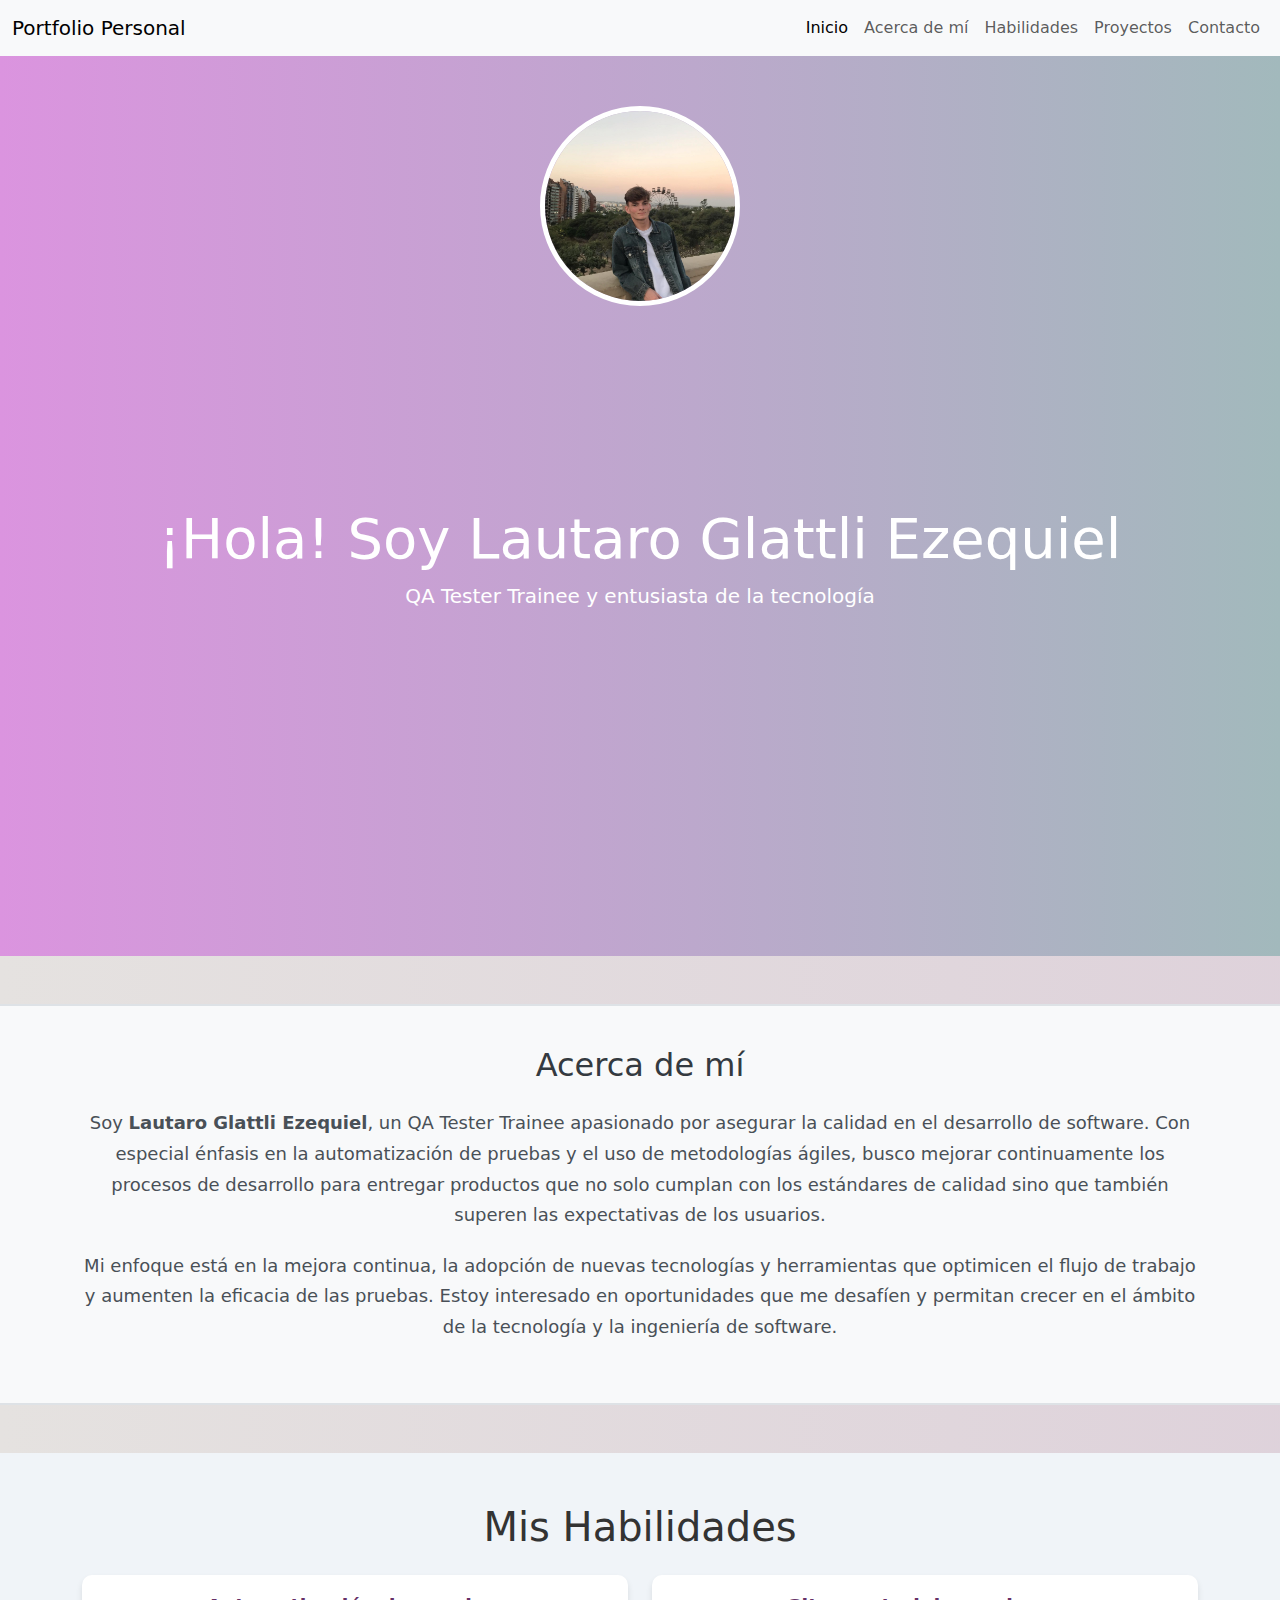
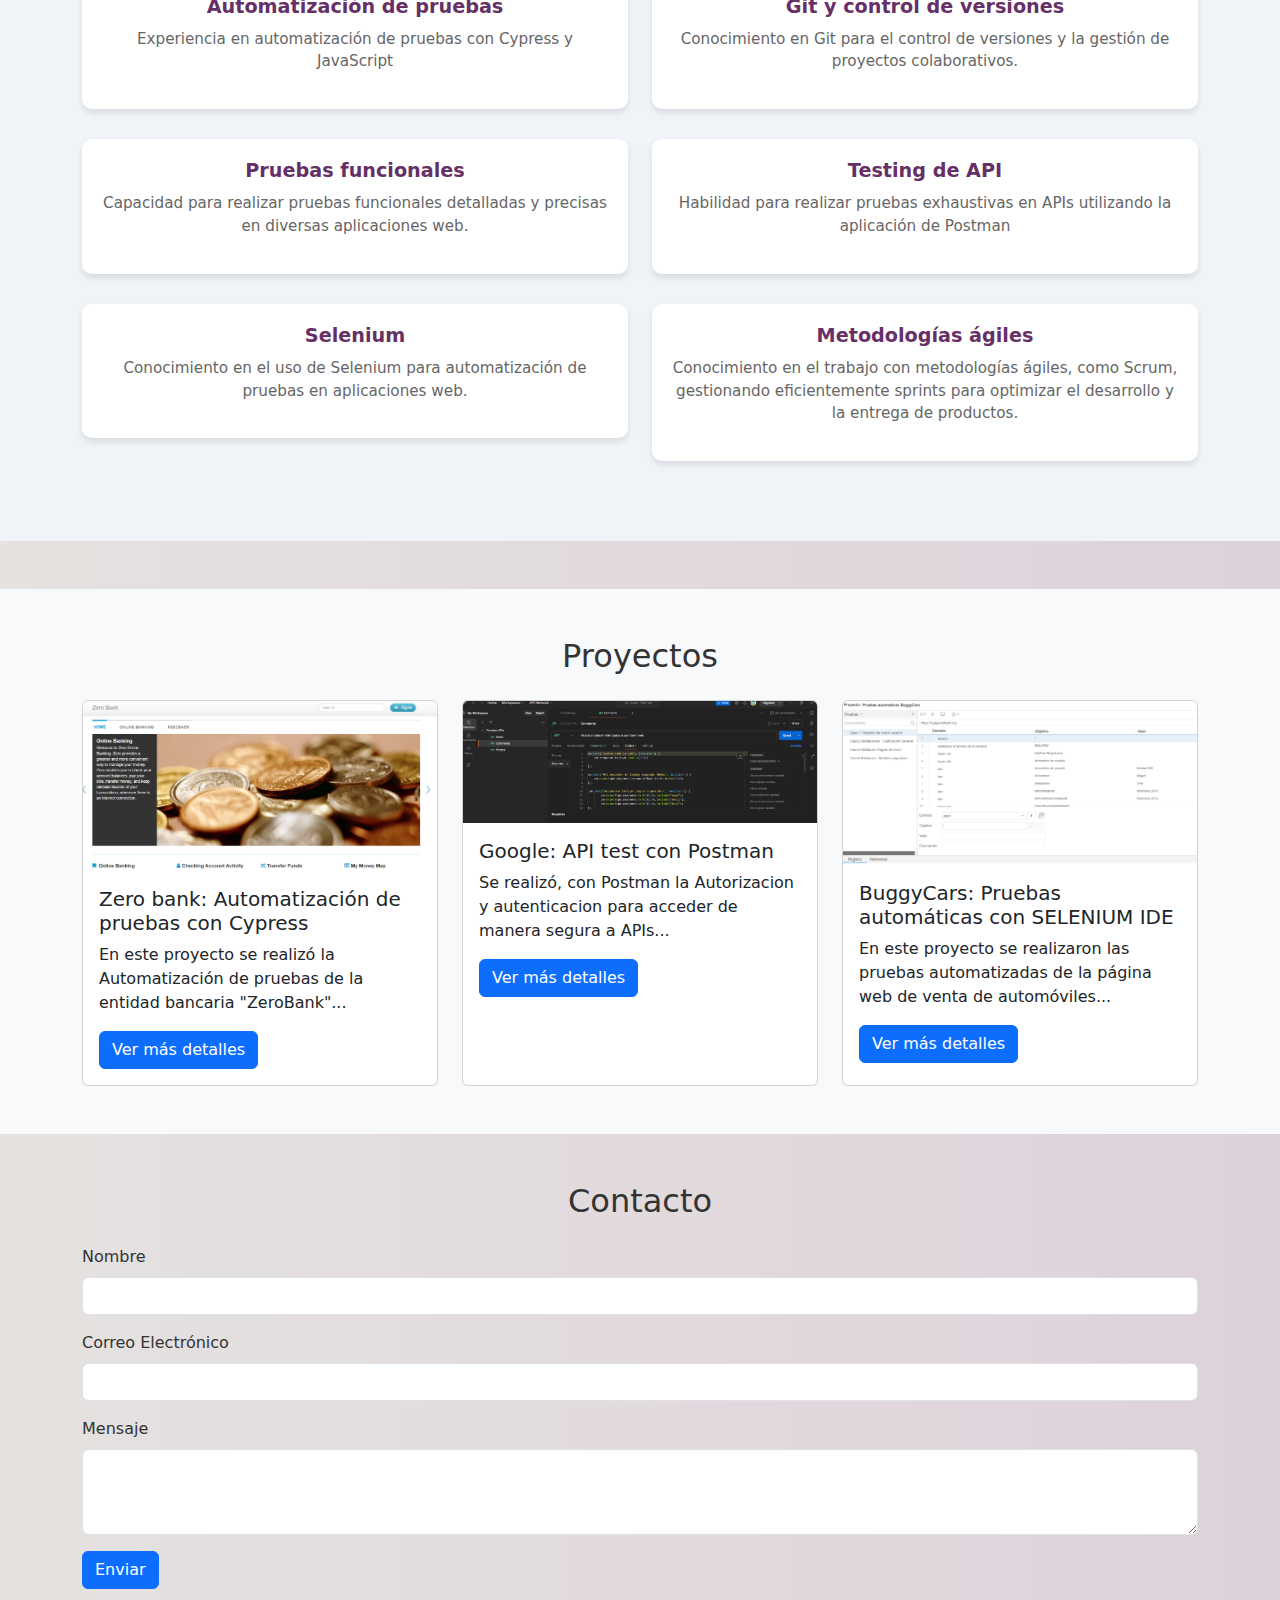
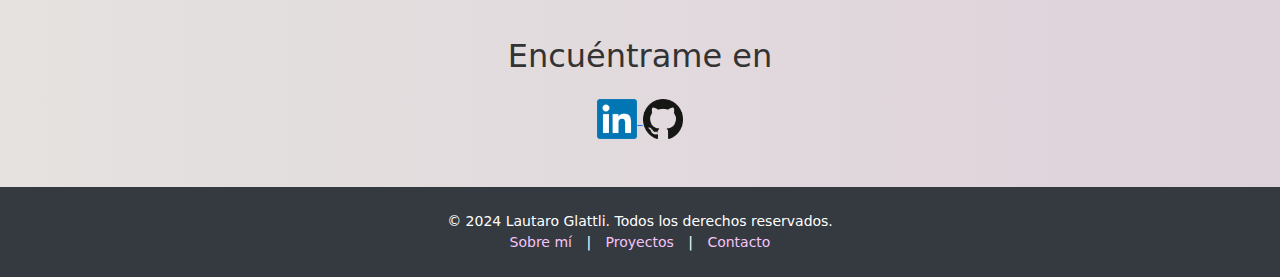
<file: index.html>
<!DOCTYPE html>
<html lang="en">
<head>
    <meta charset="UTF-8">
    <meta name="viewport" content="width=device-width, initial-scale=1.0">
    <meta http-equiv="X-UA-Compatible" content="ie=edge">
    <title>Mi Portafolio</title>
    <!-- Bootstrap CSS -->
    <link href="https://cdn.jsdelivr.net/npm/bootstrap@5.3.0-alpha3/dist/css/bootstrap.min.css" rel="stylesheet">
    <link rel="stylesheet" href="style.css">
    <style>
        
        .hero {
            background-color: #2e67a0; 
            color: white;
            text-align: center;
            padding: 50px 0;
            position: relative;
        }
        .hero img {
            width: 200px;
            height: 200px;
            object-fit: cover;
            border-radius: 50%;
            position: absolute;
            top: 50px;
            left: 50%;
            transform: translateX(-50%);
            border: 5px solid white;
        }
        .hero h1 {
            margin-top: 120px;
            
        }
        
    </style>
</head>
<body>
   


    <nav class="navbar navbar-expand-lg navbar-light bg-light">
        <div class="container-fluid">
            <a class="navbar-brand" href="#">Portfolio Personal</a>
            <button class="navbar-toggler" type="button" data-bs-toggle="collapse" data-bs-target="#navbarNav" aria-controls="navbarNav" aria-expanded="false" aria-label="Toggle navigation">
                <span class="navbar-toggler-icon"></span>
            </button>
            <div class="collapse navbar-collapse" id="navbarNav">
                <ul class="navbar-nav ms-auto">
                    <li class="nav-item">
                        <a class="nav-link active" aria-current="page" href="#">Inicio</a>
                    </li>
                    <li class="nav-item">
                        <a class="nav-link" href="#about">Acerca de mí</a>
                    </li>
                    <li class="nav-item">
                        <a class="nav-link" href="#skills">Habilidades</a>
                    </li>
                    <li class="nav-item">
                        <a class="nav-link" href="#projects">Proyectos</a>
                    </li>
                    <li class="nav-item">
                        <a class="nav-link" href="#contact">Contacto</a>
                    </li>
                </ul>
            </div>
        </div>
    </nav>

  
    <section class="hero">
        <img src="assets/perfil.jpg" alt="Foto de perfil"> 
        <div class="container">
            <h1 class="display-4"><b>¡Hola! Soy Lautaro Glattli Ezequiel</b></h1>
            <p class="lead"><strong>QA Tester Trainee y entusiasta de la tecnología</strong></p>
        </div>
    </section>


<section id="about" class="my-5">
    <div class="container">
        <h2 class="text-center mb-4">Acerca de mí</h2>
        <p class="text-center">Soy <strong>Lautaro Glattli Ezequiel</strong>, un QA Tester Trainee apasionado por asegurar la calidad en el desarrollo de software. Con especial énfasis en la automatización de pruebas y el uso de metodologías ágiles, busco mejorar continuamente los procesos de desarrollo para entregar productos que no solo cumplan con los estándares de calidad sino que también superen las expectativas de los usuarios.</p>
        <p class="text-center">Mi enfoque está en la mejora continua, la adopción de nuevas tecnologías y herramientas que optimicen el flujo de trabajo y aumenten la eficacia de las pruebas. Estoy interesado en oportunidades que me desafíen y permitan crecer en el ámbito de la tecnología y la ingeniería de software.</p>
    </div>
</section>



<section id="skills" class="my-5">
    <div class="container">
        <h2 class="text-center mb-4">Mis Habilidades</h2>
        <div class="row">
            <div class="col-md-6">
                <div class="skill-card">
                    <h5>Automatización de pruebas</h5>
                    <p>Experiencia en automatización de pruebas con Cypress y JavaScript</p>
                </div>
                <div class="skill-card">
                    <h5>Pruebas funcionales</h5>
                    <p>Capacidad para realizar pruebas funcionales detalladas y precisas en diversas aplicaciones web.</p>
                </div>
                <div class="skill-card">
                    <h5>Selenium</h5>
                    <p>Conocimiento en el uso de Selenium para automatización de pruebas en aplicaciones web.</p>
                </div>
            </div>

            <div class="col-md-6">
                <div class="skill-card">
                    <h5>Git y control de versiones</h5>
                    <p>Conocimiento en Git para el control de versiones y la gestión de proyectos colaborativos.</p>
                </div>
                <div class="skill-card">
                    <h5>Testing de API</h5>
                    <p>Habilidad para realizar pruebas exhaustivas en APIs utilizando la aplicación de Postman</p>
                </div>
                <div class="skill-card">
                    <h5>Metodologías ágiles</h5>
                    <p>Conocimiento en el trabajo con metodologías ágiles, como Scrum, gestionando eficientemente sprints para optimizar el desarrollo y la entrega de productos. </p>
                </div>
            </div>
        </div>
    </div>
</section>



<section id="projects" class="my-5 bg-light py-5">
    <div class="container">
        <h2 class="text-center mb-4">Proyectos</h2>
        <div class="row">
            <div class="col-md-4">
                <div class="card">
                    <img src="assets/zerobank.png" class="card-img-top" alt="Proyecto 1">
                    <div class="card-body">
                        <h5 class="card-title">Zero bank: Automatización de pruebas con Cypress</h5>
                        <p class="card-text">En este proyecto se realizó la Automatización de pruebas de la entidad bancaria "ZeroBank"...</p>
                  
                        <a href="zerobank.html" target="_blank" class="btn btn-primary">Ver más detalles</a>
                    </div>
                </div>
            </div>

            <div class="col-md-4">
                <div class="card">
                    <img src="assets/Postman.png" class="card-img-top" alt="Proyecto 2">
                    <div class="card-body">
                        <h5 class="card-title">Google: API test con Postman</h5>
                        <p class="card-text">Se realizó, con Postman la Autorizacion y autenticacion para acceder de manera segura a APIs...</p>
                 
                        <a href="postman.html" target="_blank" class="btn btn-primary">Ver más detalles</a>
                    </div>
                </div>
            </div>

            <div class="col-md-4">
                <div class="card">
                    <img src="assets/Seleniumide.png" class="card-img-top" alt="Proyecto 3">
                    <div class="card-body">
                        <h5 class="card-title">BuggyCars: Pruebas automáticas con SELENIUM IDE</h5>
                        <p class="card-text">En este proyecto se realizaron las pruebas automatizadas de la página web de venta de automóviles...</p>
                       
                        <a href="buggycars.html" target="_blank" class="btn btn-primary">Ver más detalles</a>
                    </div>
                </div>
            </div>
        </div>
    </div>
</section>


   
<section id="contact-social" class="my-5">
    <div class="container">
        <h2 class="text-center mb-4">Contacto</h2>
        <form>
            <div class="mb-3">
                <label for="name" class="form-label">Nombre</label>
                <input type="text" class="form-control" id="name">
            </div>
            <div class="mb-3">
                <label for="email" class="form-label">Correo Electrónico</label>
                <input type="email" class="form-control" id="email">
            </div>
            <div class="mb-3">
                <label for="message" class="form-label">Mensaje</label>
                <textarea class="form-control" id="message" rows="3"></textarea>
            </div>
            <button type="submit" class="btn btn-primary">Enviar</button>
        </form>
    </div>

    <div class="container text-center my-5">
        <h2 class="mb-4">Encuéntrame en</h2>
        <div class="social-links">
         
            <a href="https://www.linkedin.com/in/lautaro-glattli-3170b9277" target="_blank" rel="noopener noreferrer">
                <img src="assets/linkedin" alt="LinkedIn" style="width: 40px; height: 40px;">
            </a>
      
            <a href="https://www.github.com/GlattliL" target="_blank" rel="noopener noreferrer">
                <img src="assets/git" alt="GitHub" style="width: 40px; height: 40px;">
            </a>
        </div>
    </div>
</section>


<footer id="main-footer" class="py-4">
    <div class="container text-center">
        <p class="mb-0">© 2024 Lautaro Glattli. Todos los derechos reservados.</p>
        <p>
            <a href="#about">Sobre mí</a> | 
            <a href="#projects">Proyectos</a> | 
            <a href="#contact-social">Contacto</a>
        </p>
    </div>
</footer>



 
    <script src="https://cdn.jsdelivr.net/npm/bootstrap@5.3.0-alpha3/dist/js/bootstrap.bundle.min.js"></script>
</body>
</html>
</file>
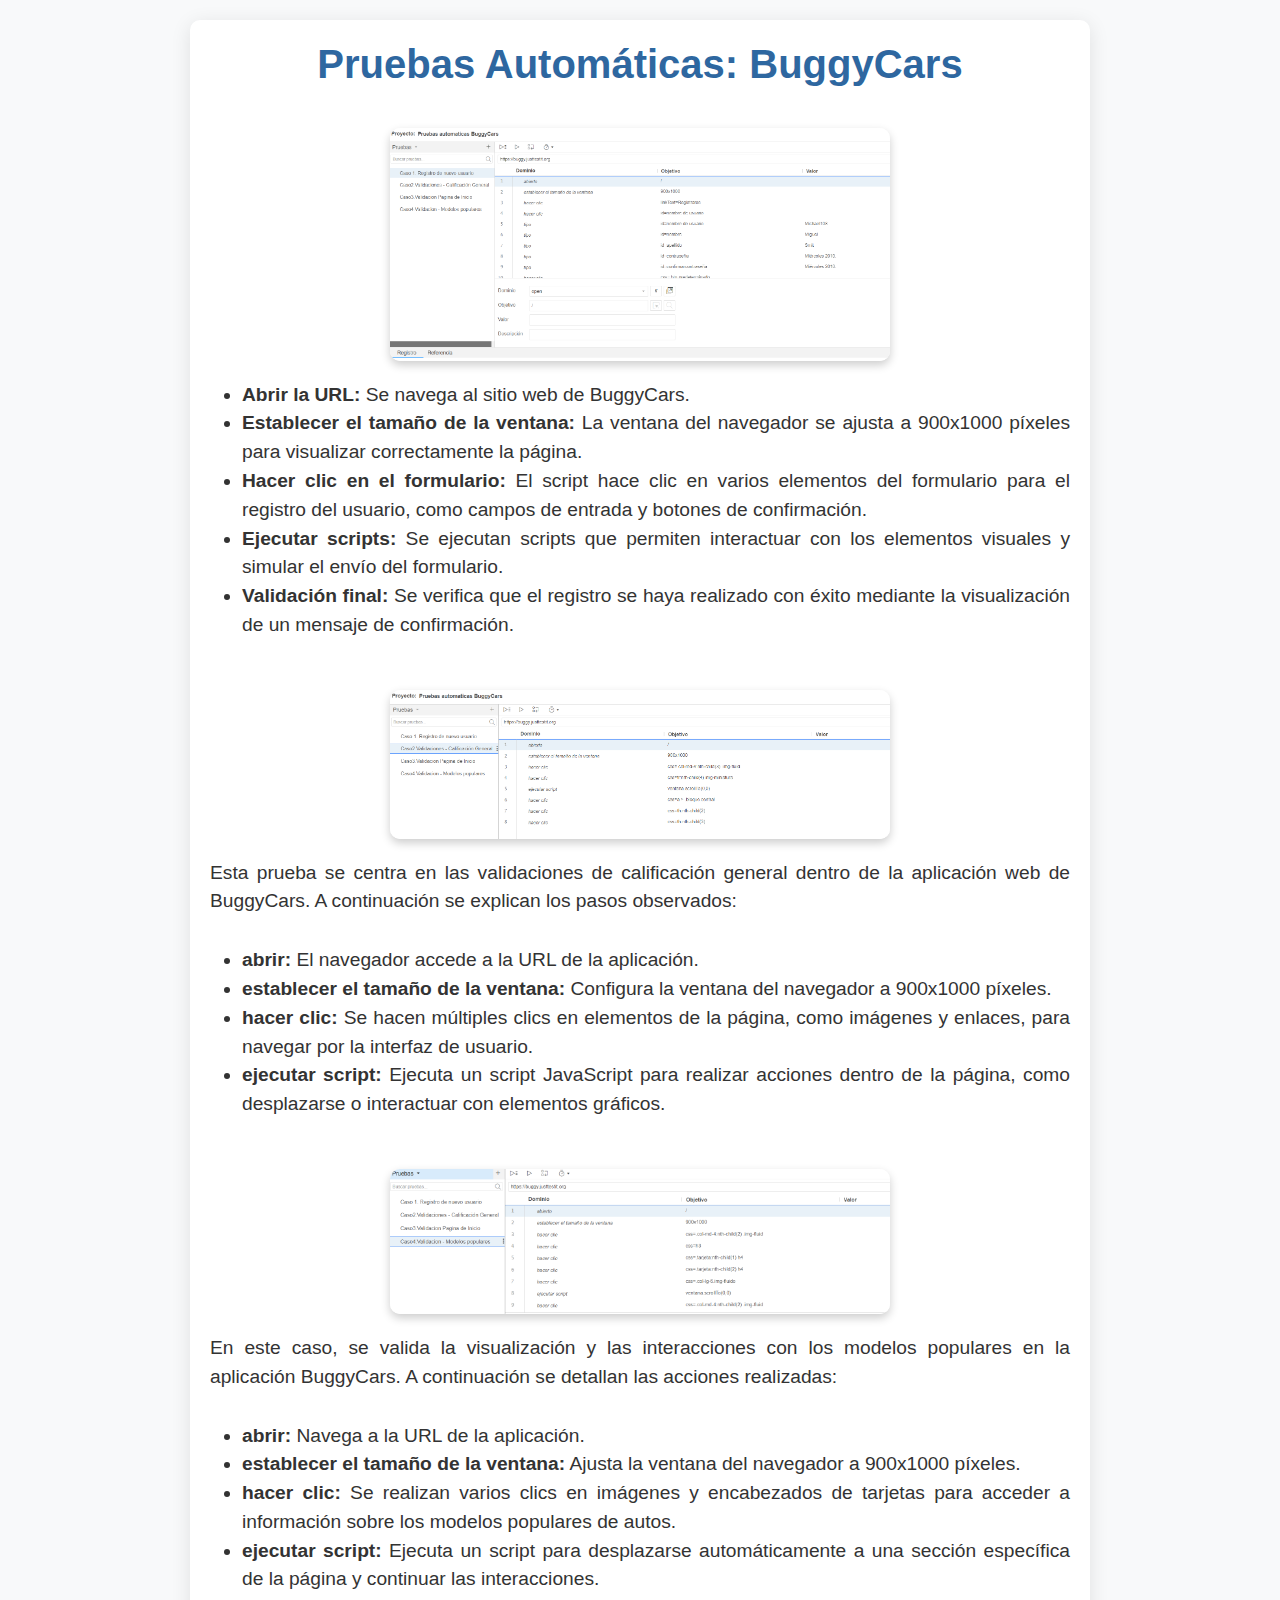
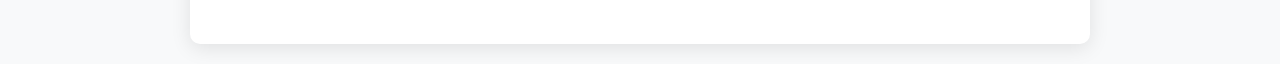
<file: buggycars.html>
<!DOCTYPE html>
<html lang="es">

<head>
    <meta charset="UTF-8">
    <meta name="viewport" content="width=device-width, initial-scale=1.0">
    <meta http-equiv="X-UA-Compatible" content="ie=edge">
    <title>Pruebas Automáticas: BuggyCars</title>
    <link href="https://cdn.jsdelivr.net/npm/bootstrap@5.3.0-alpha3/dist/css/bootstrap.min.css" rel="stylesheet">
    <style>
        body {
            font-family: 'Franklin Gothic Medium', 'Arial Narrow', Arial, sans-serif;
            padding: 20px;
            background-color: #f8f9fa;
        }

        .project-container {
            max-width: 900px;
            margin: 0 auto;
            text-align: center;
            background-color: #fff;
            padding: 20px;
            border-radius: 10px;
            box-shadow: 0px 4px 20px rgba(0, 0, 0, 0.1);
        }

        .project-title {
            font-size: 2.5em;
            margin-bottom: 20px;
            font-weight: bold;
            color: #2e67a0;
        }

        .project-image {
            width: 100%;
            height: auto;
            max-width: 500px;
            border-radius: 10px;
            box-shadow: 0px 4px 10px rgba(0, 0, 0, 0.2);
            margin: 20px 0;
        }

        .project-description {
            text-align: justify;
            font-size: 1.2em;
            color: #333;
            margin-bottom: 30px;
        }
    </style>
</head>

<body>

    <div class="project-container">
   
        <h1 class="project-title">Pruebas Automáticas: BuggyCars</h1>
        <img src="assets/Seleniumide.png" alt="Pruebas BuggyCars - Validaciones" class="project-image">
        <ul class="project-description">
            <li><strong>Abrir la URL:</strong> Se navega al sitio web de BuggyCars.</li>
            <li><strong>Establecer el tamaño de la ventana:</strong> La ventana del navegador se ajusta a 900x1000 píxeles para visualizar correctamente la página.</li>
            <li><strong>Hacer clic en el formulario:</strong> El script hace clic en varios elementos del formulario para el registro del usuario, como campos de entrada y botones de confirmación.</li>
            <li><strong>Ejecutar scripts:</strong> Se ejecutan scripts que permiten interactuar con los elementos visuales y simular el envío del formulario.</li>
            <li><strong>Validación final:</strong> Se verifica que el registro se haya realizado con éxito mediante la visualización de un mensaje de confirmación.</li>
        </ul>
        
  
        <img src="assets/selenium1.png" alt="Pruebas BuggyCars - Validaciones" class="project-image">

      
        <p class="project-description">
            Esta prueba se centra en las validaciones de calificación general dentro de la aplicación web de BuggyCars. 
            A continuación se explican los pasos observados:
        </p>

        <ul class="project-description">
            <li><strong>abrir:</strong> El navegador accede a la URL de la aplicación.</li>
            <li><strong>establecer el tamaño de la ventana:</strong> Configura la ventana del navegador a 900x1000 píxeles.</li>
            <li><strong>hacer clic:</strong> Se hacen múltiples clics en elementos de la página, como imágenes y enlaces, para navegar por la interfaz de usuario.</li>
            <li><strong>ejecutar script:</strong> Ejecuta un script JavaScript para realizar acciones dentro de la página, como desplazarse o interactuar con elementos gráficos.</li>
        </ul>

       
        <img src="assets/selenium2.png" alt="Pruebas BuggyCars - Modelos Populares" class="project-image">

        
        <p class="project-description">
            En este caso, se valida la visualización y las interacciones con los modelos populares en la aplicación BuggyCars. A continuación se detallan las acciones realizadas:
        </p>

        <ul class="project-description">
            <li><strong>abrir:</strong> Navega a la URL de la aplicación.</li>
            <li><strong>establecer el tamaño de la ventana:</strong> Ajusta la ventana del navegador a 900x1000 píxeles.</li>
            <li><strong>hacer clic:</strong> Se realizan varios clics en imágenes y encabezados de tarjetas para acceder a información sobre los modelos populares de autos.</li>
            <li><strong>ejecutar script:</strong> Ejecuta un script para desplazarse automáticamente a una sección específica de la página y continuar las interacciones.</li>
        </ul>

    </div>

    <script src="https://cdn.jsdelivr.net/npm/bootstrap@5.3.0-alpha3/dist/js/bootstrap.bundle.min.js"></script>
</body>

</html>
</file>
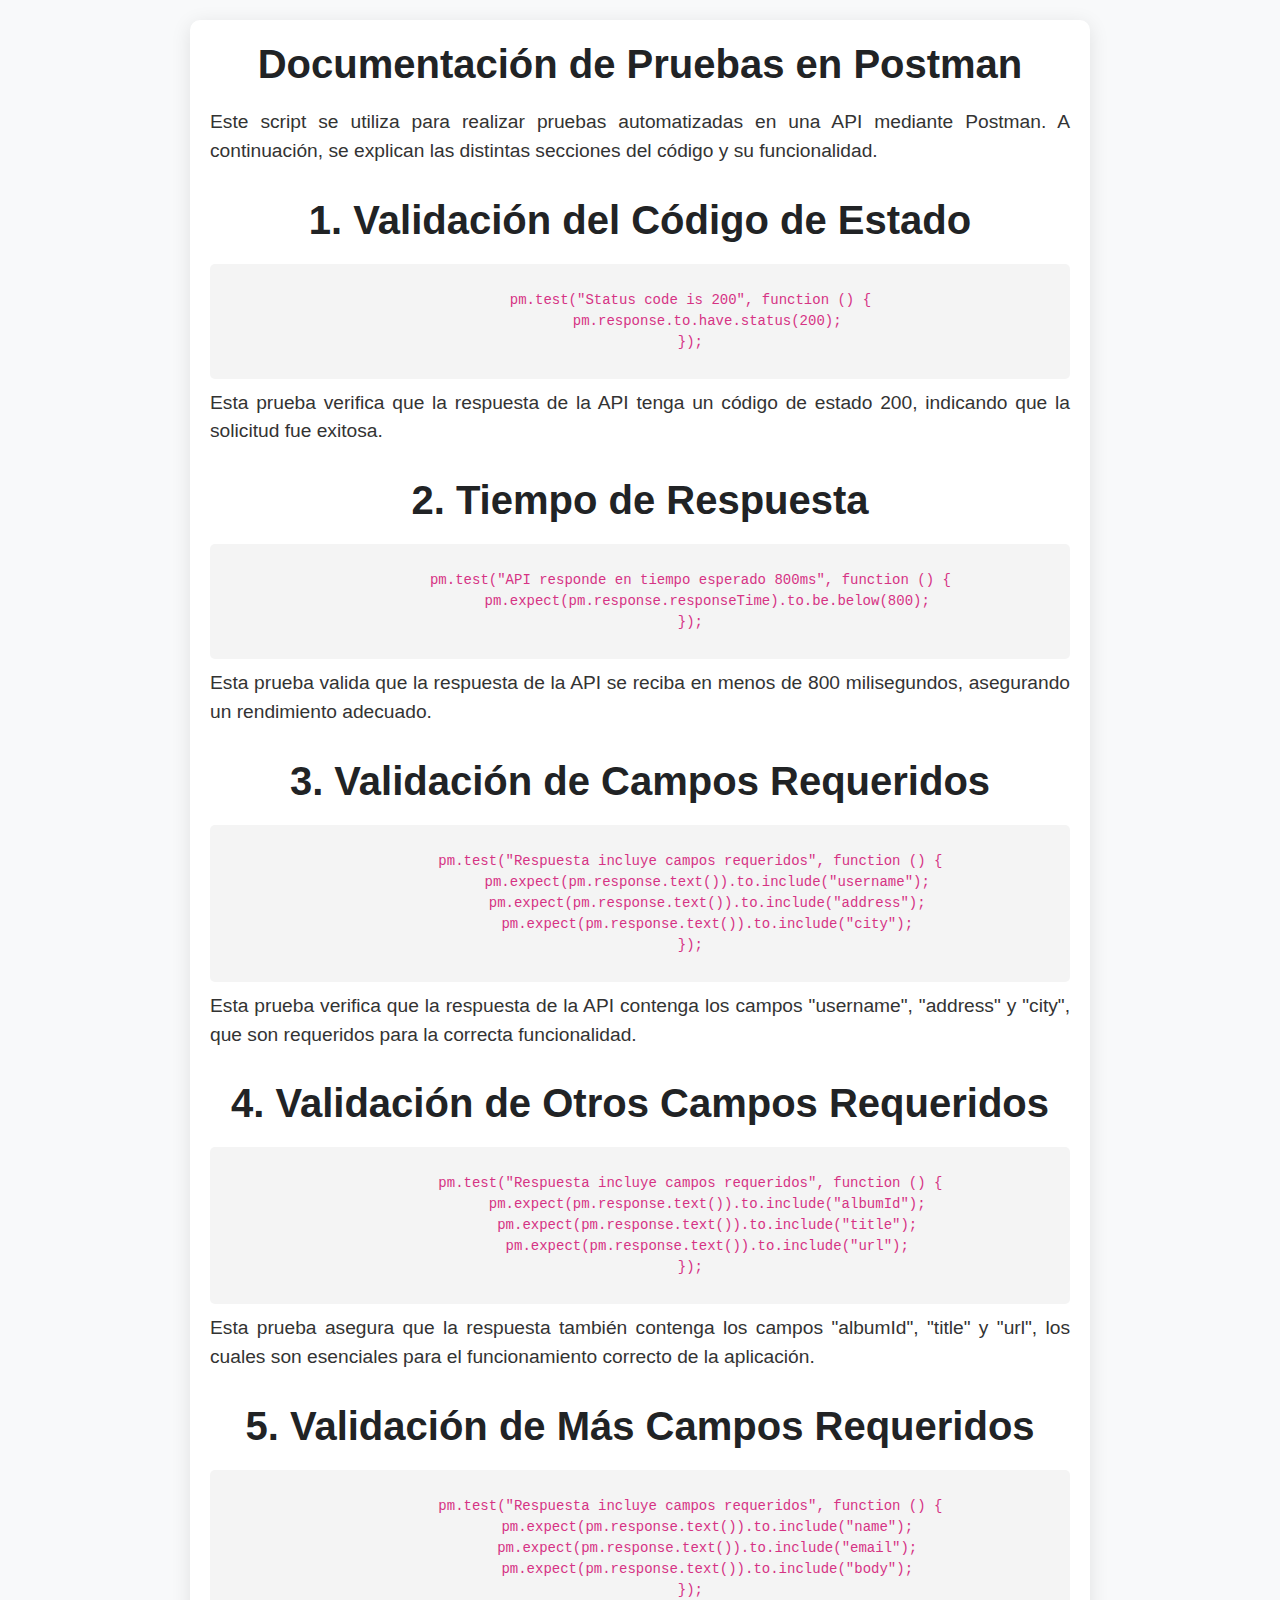
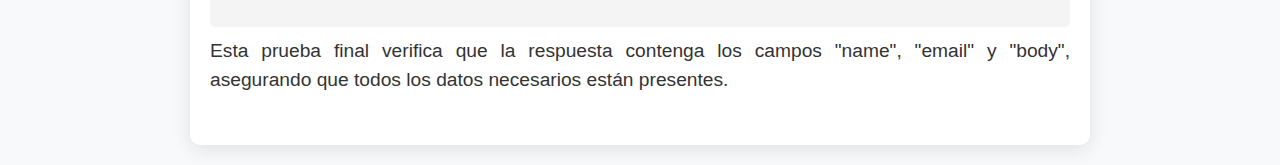
<file: postman.html>
<!DOCTYPE html>
<html lang="es">

<head>
    <meta charset="UTF-8">
    <meta name="viewport" content="width=device-width, initial-scale=1.0">
    <meta http-equiv="X-UA-Compatible" content="ie=edge">
    <title>Documentación Postman</title>
    <link href="https://cdn.jsdelivr.net/npm/bootstrap@5.3.0-alpha3/dist/css/bootstrap.min.css" rel="stylesheet">
    <style>
        body {
            font-family: 'Franklin Gothic Medium', 'Arial Narrow', Arial, sans-serif;
            padding: 20px;
            background-color: #f8f9fa;
        }

        .project-container {
            max-width: 900px;
            margin: 0 auto;
            text-align: center;
            background-color: #fff;
            padding: 20px;
            border-radius: 10px;
            box-shadow: 0px 4px 20px rgba(0, 0, 0, 0.1);
        }

        .project-title {
            font-size: 2.5em;
            margin-bottom: 20px;
            font-weight: bold;
            color: #212325;
        }

        .project-image {
            width: 100%;
            height: auto;
            max-width: 500px;
            border-radius: 10px;
            box-shadow: 0px 4px 10px rgba(0, 0, 0, 0.2);
            margin: 20px 0;
        }

        .project-description {
            text-align: justify;
            font-size: 1.2em;
            color: #333;
            margin-bottom: 30px;
        }

        code {
            background-color: #f4f4f4;
            padding: 5px;
            border-radius: 5px;
            display: block;
            margin: 10px 0;
            white-space: pre-wrap; 
        }
    </style>
</head>

<body>

    <div class="project-container">
      
        <h1 class="project-title">Documentación de Pruebas en Postman</h1>

      
        

        <p class="project-description">
            Este script se utiliza para realizar pruebas automatizadas en una API mediante Postman. A continuación, se
            explican las distintas secciones del código y su funcionalidad.
        </p>

       
        <h2 class="project-title">1. Validación del Código de Estado</h2>
        <code>
            pm.test("Status code is 200", function () {
                pm.response.to.have.status(200);
            });
        </code>
        <p class="project-description">
            Esta prueba verifica que la respuesta de la API tenga un código de estado 200, indicando que la
            solicitud fue exitosa.
        </p>

        <h2 class="project-title">2. Tiempo de Respuesta</h2>
        <code>
            pm.test("API responde en tiempo esperado 800ms", function () {
                pm.expect(pm.response.responseTime).to.be.below(800);
            });
        </code>
        <p class="project-description">
            Esta prueba valida que la respuesta de la API se reciba en menos de 800 milisegundos, asegurando un
            rendimiento adecuado.
        </p>

        
        <h2 class="project-title">3. Validación de Campos Requeridos</h2>
        <code>
            pm.test("Respuesta incluye campos requeridos", function () {
                pm.expect(pm.response.text()).to.include("username");
                pm.expect(pm.response.text()).to.include("address");
                pm.expect(pm.response.text()).to.include("city");
            });
        </code>
        <p class="project-description">
            Esta prueba verifica que la respuesta de la API contenga los campos "username", "address" y "city", que
            son requeridos para la correcta funcionalidad.
        </p>


      
        <h2 class="project-title">4. Validación de Otros Campos Requeridos</h2>
        <code>
            pm.test("Respuesta incluye campos requeridos", function () {
                pm.expect(pm.response.text()).to.include("albumId");
                pm.expect(pm.response.text()).to.include("title");
                pm.expect(pm.response.text()).to.include("url");
            });
        </code>
        <p class="project-description">
            Esta prueba asegura que la respuesta también contenga los campos "albumId", "title" y "url", los cuales
            son esenciales para el funcionamiento correcto de la aplicación.
        </p>

        <h2 class="project-title">5. Validación de Más Campos Requeridos</h2>
        <code>
            pm.test("Respuesta incluye campos requeridos", function () {
                pm.expect(pm.response.text()).to.include("name");
                pm.expect(pm.response.text()).to.include("email");
                pm.expect(pm.response.text()).to.include("body");
            });
        </code>
        <p class="project-description">
            Esta prueba final verifica que la respuesta contenga los campos "name", "email" y "body", asegurando que
            todos los datos necesarios están presentes.
        </p>

    </div>

    <script src="https://cdn.jsdelivr.net/npm/bootstrap@5.3.0-alpha3/dist/js/bootstrap.bundle.min.js"></script>
</body>

</html>
</file>
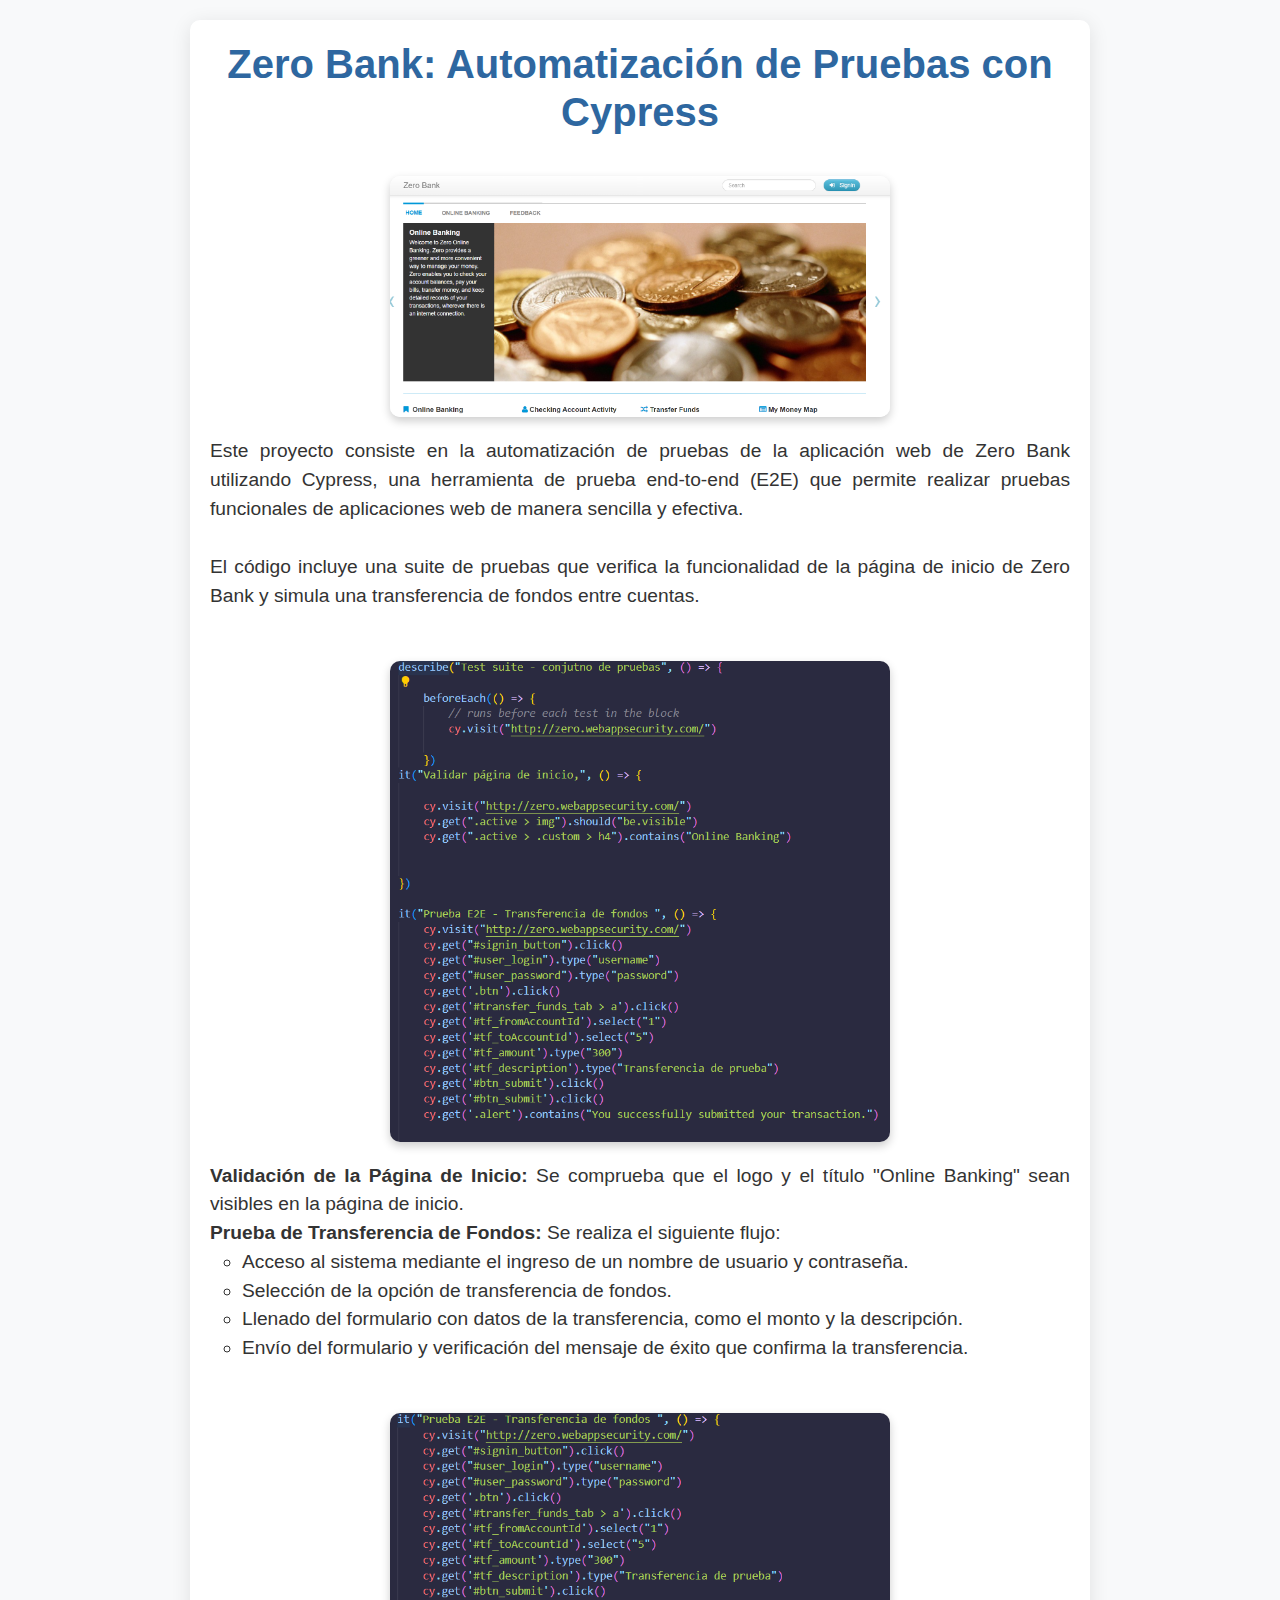
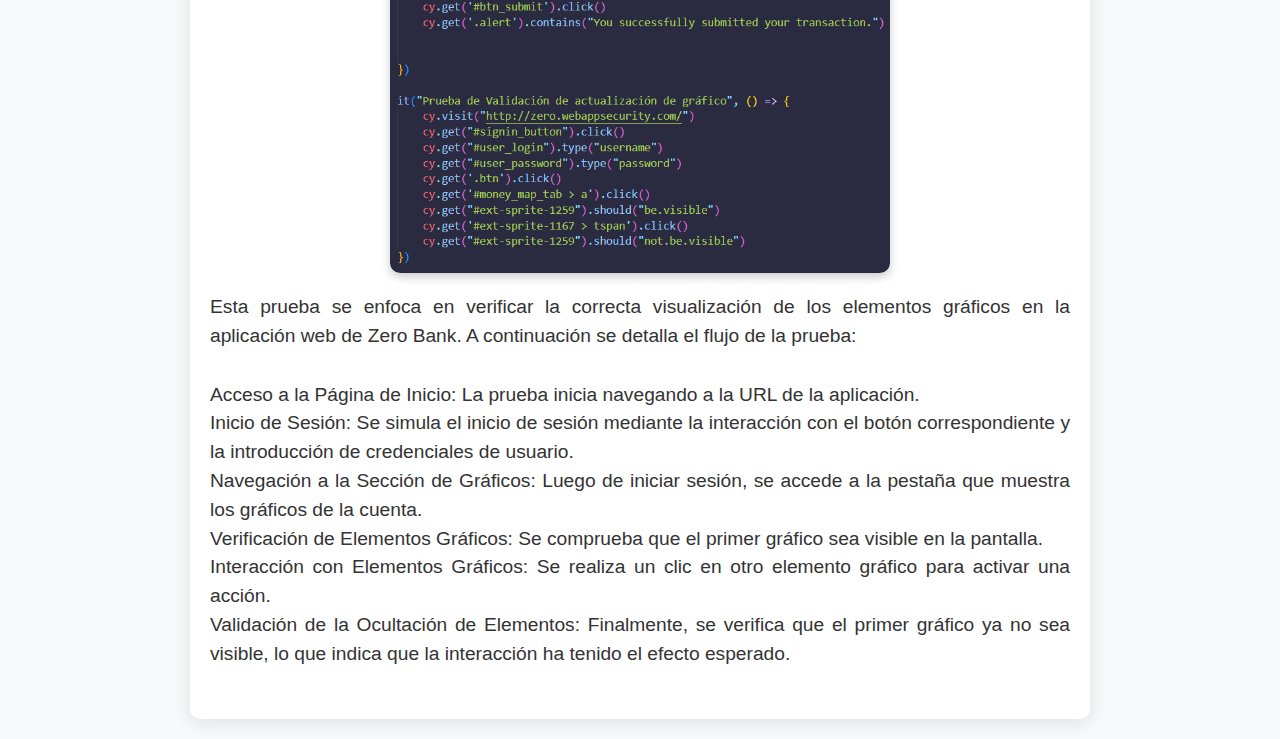
<file: zerobank.html>
<!DOCTYPE html>
<html lang="es">

<head>
    <meta charset="UTF-8">
    <meta name="viewport" content="width=device-width, initial-scale=1.0">
    <meta http-equiv="X-UA-Compatible" content="ie=edge">
    <title>Detalles del Proyecto</title>
    <link href="https://cdn.jsdelivr.net/npm/bootstrap@5.3.0-alpha3/dist/css/bootstrap.min.css" rel="stylesheet">
    <style>
        body {
            font-family: 'Franklin Gothic Medium', 'Arial Narrow', Arial, sans-serif;
            padding: 20px;
            background-color: #f8f9fa;
        }

        .project-container {
            max-width: 900px;
            margin: 0 auto;
            text-align: center;
            background-color: #fff;
            padding: 20px;
            border-radius: 10px;
            box-shadow: 0px 4px 20px rgba(0, 0, 0, 0.1);
        }

        .project-title {
            font-size: 2.5em;
            margin-bottom: 20px;
            font-weight: bold;
            color: #2e67a0;
        }

        .project-image {
            width: 100%;
            height: auto;
            max-width: 500px;
            border-radius: 10px;
            box-shadow: 0px 4px 10px rgba(0, 0, 0, 0.2);
            margin: 20px 0;
        }

        .project-description {
            text-align: justify;
            font-size: 1.2em;
            color: #333;
            margin-bottom: 30px;
        }
    </style>
</head>

<body>

    <div class="project-container">
      
        <h1 class="project-title">Zero Bank: Automatización de Pruebas con Cypress</h1>

     
        <img src="assets/zerobank.png" alt="Imagen del Proyecto" class="project-image">

        <p class="project-description">
            Este proyecto consiste en la automatización de pruebas de la aplicación web de Zero Bank utilizando Cypress, 
            una herramienta de prueba end-to-end (E2E) que permite realizar pruebas funcionales de aplicaciones web de 
            manera sencilla y efectiva.
        </p>

        <p class="project-description">
            El código incluye una suite de pruebas que verifica la funcionalidad de la página de inicio de Zero Bank y 
            simula una transferencia de fondos entre cuentas.
        </p>

        <img src="assets/zero bank (1).png" alt="Imagen del Proyecto" class="project-image">

   
        <ul class="project-description list-unstyled">
            <li><strong>Validación de la Página de Inicio:</strong> Se comprueba que el logo y el título "Online Banking" sean visibles en la página de inicio.</li>
            <li><strong>Prueba de Transferencia de Fondos:</strong> Se realiza el siguiente flujo:</li>
            <ul>
                <li>Acceso al sistema mediante el ingreso de un nombre de usuario y contraseña.</li>
                <li>Selección de la opción de transferencia de fondos.</li>
                <li>Llenado del formulario con datos de la transferencia, como el monto y la descripción.</li>
                <li>Envío del formulario y verificación del mensaje de éxito que confirma la transferencia.</li>
            </ul>
        </ul>

        
        <img src="assets/zero bank (2).png" alt="Imagen del Proyecto" class="project-image">

       
        <p class="project-description">
            Esta prueba se enfoca en verificar la correcta visualización de los elementos gráficos en la aplicación web 
            de Zero Bank. A continuación se detalla el flujo de la prueba:
        </p>

        <ul class="project-description list-unstyled">
            <li>Acceso a la Página de Inicio: La prueba inicia navegando a la URL de la aplicación.</li>
            <li>Inicio de Sesión: Se simula el inicio de sesión mediante la interacción con el botón correspondiente y la introducción de credenciales de usuario.</li>
            <li>Navegación a la Sección de Gráficos: Luego de iniciar sesión, se accede a la pestaña que muestra los gráficos de la cuenta.</li>
            <li>Verificación de Elementos Gráficos: Se comprueba que el primer gráfico sea visible en la pantalla.</li>
            <li>Interacción con Elementos Gráficos: Se realiza un clic en otro elemento gráfico para activar una acción.</li>
            <li>Validación de la Ocultación de Elementos: Finalmente, se verifica que el primer gráfico ya no sea visible, lo que indica que la interacción ha tenido el efecto esperado.</li>
        </ul>
    </div>

    <script src="https://cdn.jsdelivr.net/npm/bootstrap@5.3.0-alpha3/dist/js/bootstrap.bundle.min.js"></script>
</body>

</html>
</file>
<file: style.css>
body {
    background: linear-gradient(270deg, #c1b9c0, #d9e4e8, #d3b7d2, #e5e2e0);
    background-size: 800% 800%;
    animation: gradientAnimation 10s ease infinite;
    color: #333;

}

@keyframes gradientAnimation {
    0% { background-position: 0% 50%; }
    50% { background-position: 100% 50%; }
    100% { background-position: 0% 50%; }
}



.hero {
    height: 100vh;
    display: flex;
    justify-content: center;
    align-items: center;
    background: linear-gradient(to right, #db94df, #a2b9bc); /* Gradiente de izquierda a derecha */
    background-size: cover;
    background-position: center;
}


#about {
    background-color: #f8f9fa; 
    padding: 40px 0; 
    border-top: 2px solid #dee2e6; 
    border-bottom: 2px solid #dee2e6; 
}

#about p {
    font-size: 18px; 
    color: #495057; 
    line-height: 1.7; 
    margin-bottom: 20px;
}

#about h2 {
    color: #343a40; 
    margin-bottom: 30px;
}


#skills {
    background-color: #f0f4f8;
    padding: 50px 0;
}

#skills h2 {
    color: #333;
    font-size: 2.5rem;
    margin-bottom: 40px;
}


.skill-card {
    background-color: #ffffff;
    border-radius: 10px;
    padding: 20px;
    margin-bottom: 30px;
    box-shadow: 0 4px 6px rgba(0, 0, 0, 0.1);
    transition: transform 0.3s ease, background-color 0.3s ease;
    cursor: pointer;
    text-align: center;
}


.skill-card:hover {
    transform: scale(1.05);
    background-color: #d6e9f8;
}


.skill-card h5 {
    font-size: 1.2rem;
    font-weight: 600;
    color: #663067;
    margin-bottom: 10px;
}


.skill-card p {
    font-size: 0.95rem;
    color: #666;
}


.skill-card:hover h5 {
    color: #333;
}


.skill-card:hover p {
    color: #444;
}

.card {
    display: flex;
    flex-direction: column;
    justify-content: space-between; 
    height: 100%; 
}

.card-body {
    flex: 1; 
}
.card-body .btn {
    justify-content: end;

}
.card:hover {
    transform: scale(1.05);
    box-shadow: 0 4px 8px rgba(0, 0, 0, 0.2);
    transition: 0.3s;

}


#contact, #social-media {
    margin-bottom: 0; 
}

#main-footer {
    background-color: #343a40;
    color: #ffffff;
    padding: 20px 0;
    margin-top: 0; 
    position: relative;
    bottom: 0;
    width: 100%;
}

#main-footer p {
    margin: 0;
    font-size: 14px;
}

#main-footer a {
    color: #f8c3f8;
    text-decoration: none;
    margin: 0 10px;
    transition: color 0.3s ease;
}

#main-footer a:hover {
    color: #ffffff;
}
</file>
